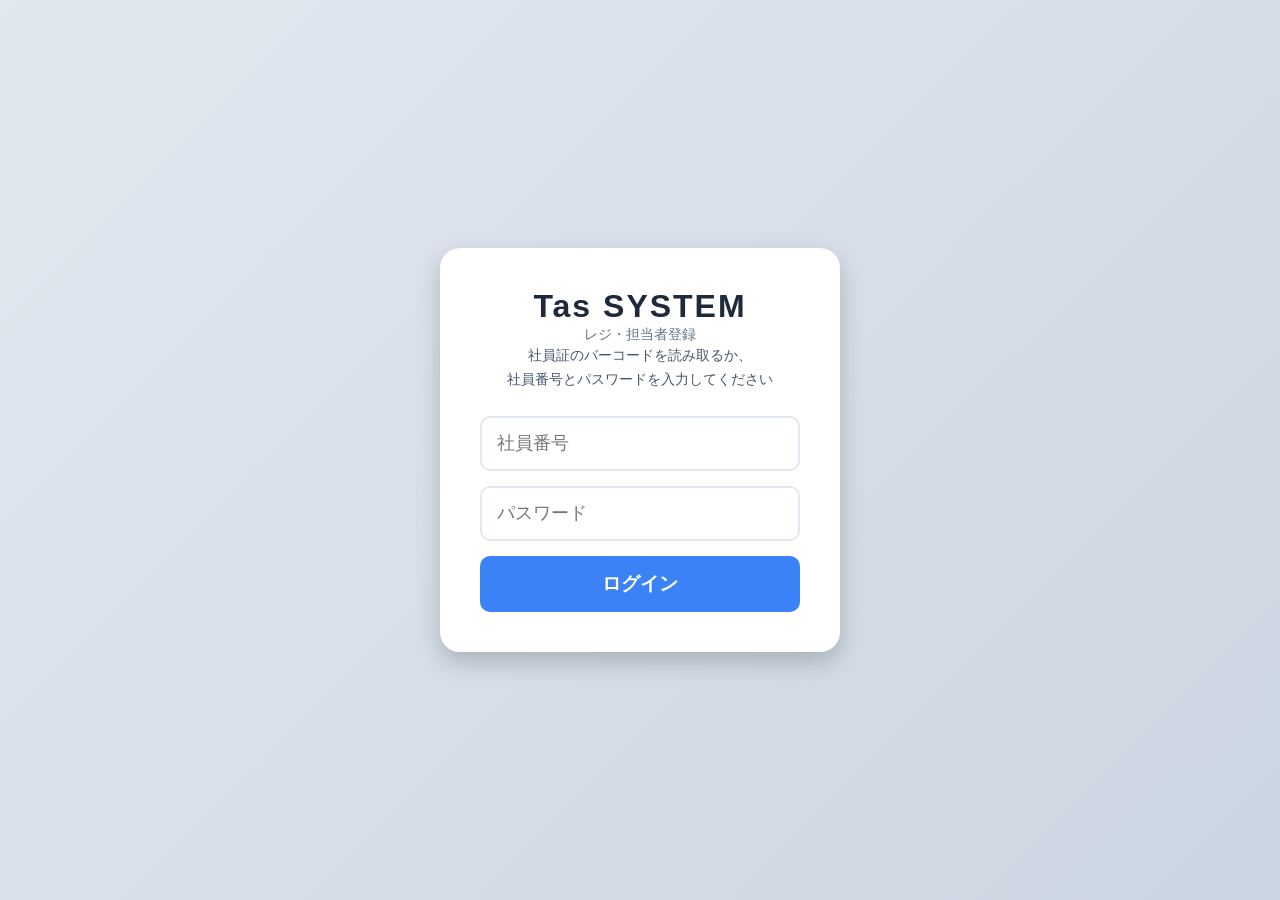
<file: index.html>
<!DOCTYPE html>
<html lang="ja">
<head>
    <meta charset="UTF-8">
    <meta name="viewport" content="width=device-width, initial-scale=1.0">
    <title>Tasシステム - ログイン</title>
    <link rel="stylesheet" href="css/style.css">
    <link rel="stylesheet" href="css/style-login.css">
</head>
<body>
    <div id="login-screen" class="screen">
        <div class="login-card">
            <div class="login-header">
                <h1 class="brand-title">Tas SYSTEM</h1>
                <p class="brand-subtitle">レジ・担当者登録</p>
            </div>
            
            <div class="login-body">
                <p class="login-instruction">
                    社員証のバーコードを読み取るか、<br>
                    社員番号とパスワードを入力してください
                </p>
                
                <div class="input-group">
                    <input type="text" id="emp-id" class="flat-input" placeholder="社員番号" inputmode="email">
                </div>
                <div class="input-group">
                    <input type="password" id="emp-pass" placeholder="パスワード">
                </div>
                
                <button id="btn-login" class="btn-primary">ログイン</button>
            </div>
        </div>

        <script src="js/login.js"></script>
    </div>
</body>
</html>
</file>
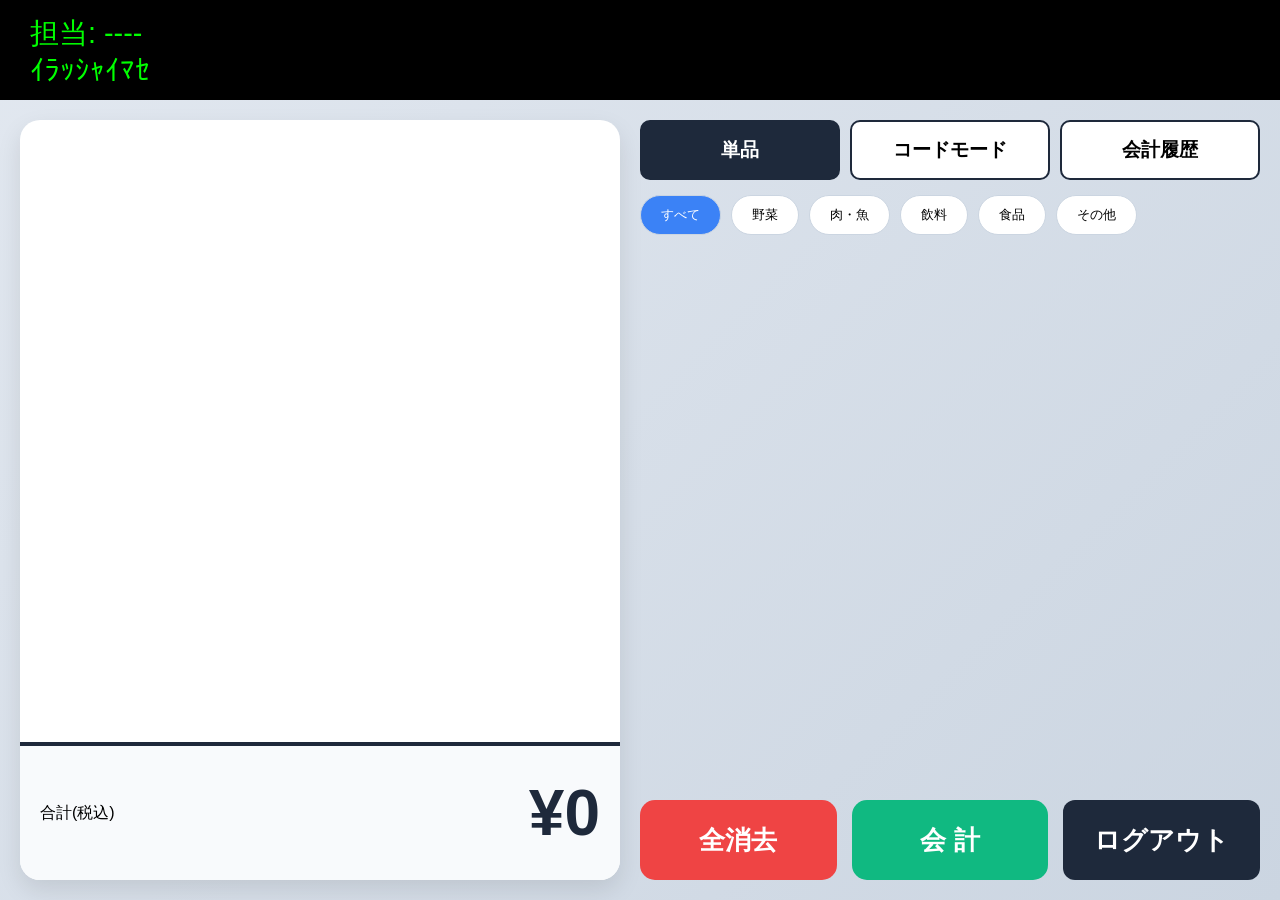
<file: checkout.html>
<!DOCTYPE html>
<html lang="ja">
<head>
    <meta charset="UTF-8">
    <meta name="viewport" content="width=device-width, initial-scale=1.0">
    <title>お会計</title>
    <link rel="stylesheet" href="css/style.css">
    <link rel="stylesheet" href="css/style-checkout.css">
</head>
<body class="checkout-body">

    <div class="checkout-top-display">
        <div class="display-left">
            <div id="clerk-label-checkout">担当: 1001</div>
            <div class="display-message">ｵｼﾊﾗｲ ｦ ｾﾝﾀｸ ｼﾃｸﾀﾞｻｲ</div>
        </div>
        <div class="display-right">
            合計 <span id="header-total">¥0</span>
        </div>
    </div>

    <div class="checkout-header">
        <button class="back-btn" onclick="location.replace('Tas.html')">
            ← レジ画面に戻る
        </button>
    </div>

    <div class="checkout-container">
        
        <div class="checkout-receipt-pane">
            <div class="receipt-list" id="checkout-receipt-list">
                </div>
            
            <div class="checkout-total">
                <div class="total-label">合計(税込)</div>
                <div class="total-amount" id="checkout-total-amount">¥0</div>
            </div>
        </div>

        <div class="payment-methods-pane">
            <h3 class="section-title">お支払い方法</h3>
            
            <div class="payment-grid">
                <button class="pay-btn cash" id="btn-pay-cash">
                    <span>現金支払い</span>
                    <span style="font-size: 0.9rem; font-weight: normal; color: #065f46;">Cash</span>
                </button>
                <button class="pay-btn" id="btn-pay-credit">
                    <span>クレジット</span>
                    <span style="font-size: 0.9rem; font-weight: normal; color: #64748b;">Credit Card</span>
                </button>
                <button class="pay-btn" id="btn-pay-barcode">
                    <span>バーコード決済</span>
                    <span style="font-size: 0.9rem; font-weight: normal; color: #64748b;">Barcode Payment</span>
                <button class="pay-btn" id="btn-pay-emoney">
                    <span>電子マネー</span>
                    <span style="font-size: 0.9rem; font-weight: normal; color: #64748b;">Barcode Payment</span>
                </button>
            </div>
        </div>
    </div>

    <script type="module" src="js/checkout.js"></script>
</body>
</html>
</file>
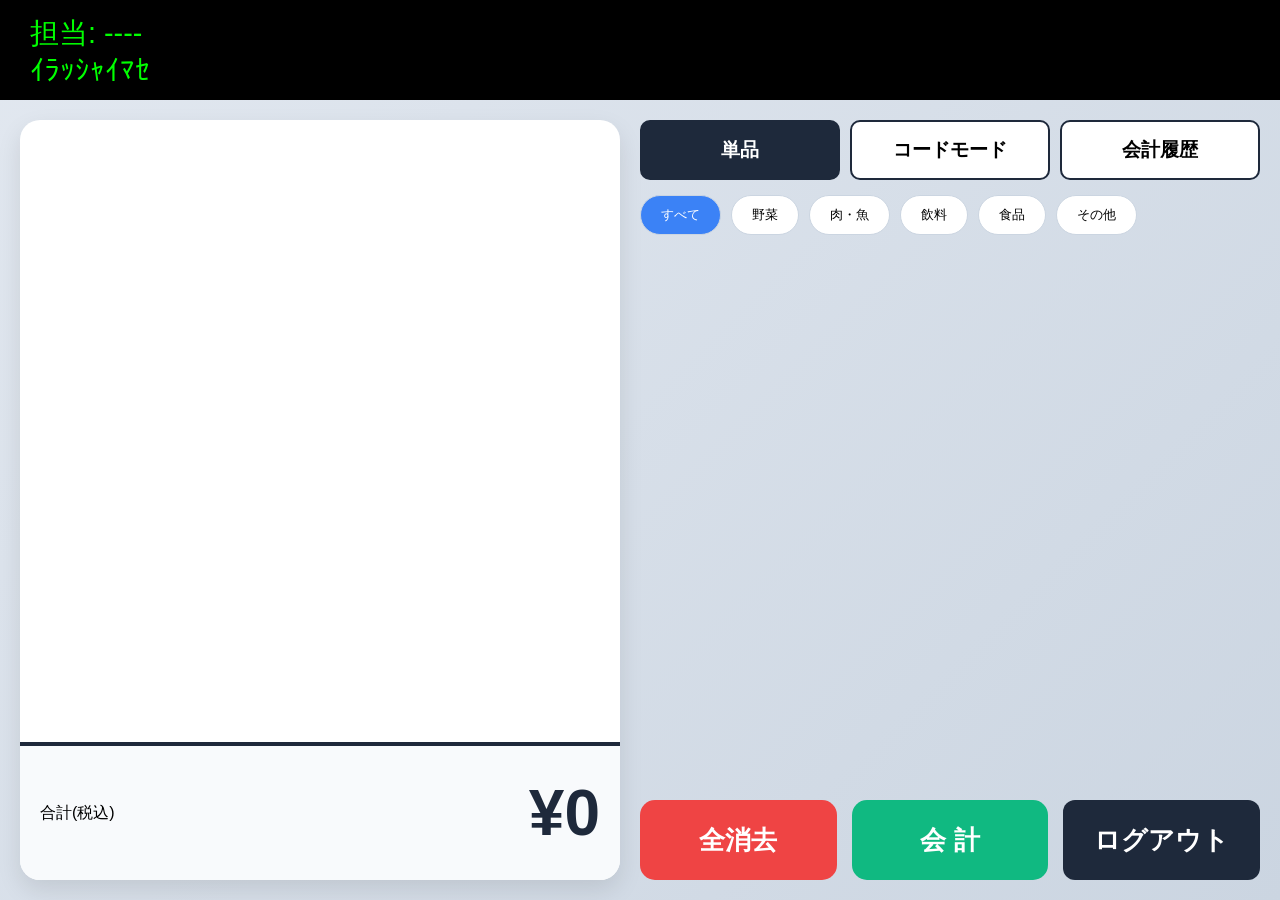
<file: Tas.html>
<!DOCTYPE html>
<html lang="ja">
<head>
    <meta charset="UTF-8">
    <meta name="viewport" content="width=device-width, initial-scale=1.0">
    <title>スーパーPOSシステム - 操作画面</title>
    <link rel="stylesheet" href="css/style.css">
    <link rel="stylesheet" href="css/style-pos.css">
</head>
<body>
    <div id="pos-screen" class="screen">
        <header class="customer-display">
            <div class="display-left">
                <div id="clerk-label">担当: ----</div>
                <div id="target-item-name">ｲﾗｯｼｬｲﾏｾ</div>
            </div>
            <div class="display-right">
                <div id="target-item-price"></div>
            </div>
        </header>

        <div class="main-container">
            <aside class="receipt-pane">
                <div class="receipt-list" id="receipt-list"></div>
                <div class="receipt-total">
                    <span class="label">合計(税込)</span>
                    <span class="total-val">¥<span id="total-price">0</span></span>
                </div>
            </aside>

            <main class="operation-panel">
                <div class="mode-selector">
                    <button id="btn-mode-single" class="mode-btn active">単品</button>
                    <button id="btn-mode-code" class="mode-btn">コードモード</button>
                    <button id="btn-history" class="mode-btn history-btn">会計履歴</button>
                </div>

                <div class="view-stack">
                    <div id="view-single" class="view">
                        <div class="category-tabs" id="category-tabs">
                            <button class="cat-btn active" data-category="すべて">すべて</button>
                            <button class="cat-btn" data-category="野菜">野菜</button>
                            <button class="cat-btn" data-category="肉・魚">肉・魚</button>
                            <button class="cat-btn" data-category="飲料">飲料</button>
                            <button class="cat-btn" data-category="食品">食品</button>
                            <button class="cat-btn" data-category="その他">その他</button>
                        </div>
                        <div class="item-grid" id="item-grid"></div>
                    </div>

                    <div id="view-code" class="view hidden">
                        <div class="calculator-container">
                            <div class="calc-display" id="calc-display"></div>
                            <div class="numpad">
                                <button type="button" class="num">7</button>
                                <button type="button" class="num">8</button>
                                <button type="button" class="num">9</button>
                                <button type="button" class="num">4</button>
                                <button type="button" class="num">5</button>
                                <button type="button" class="num">6</button>
                                <button type="button" class="num">1</button>
                                <button type="button" class="num">2</button><button class="num">3</button>
                                <button type="button" class="num">0</button>
                                <button type="button" class="num">00</button>
                                <button type="button" id="btn-calc-del">削除</button>
                                <button type="button" id="btn-calc-enter" class="calc-enter">入力 / 確定</button>
                            </div>
                        </div>
                    </div>
                </div>

                <div class="bottom-actions">
                    <button id="btn-clear-all" class="danger">全消去</button>
                    <button id="btn-checkout" class="success">会 計</button>
                    <button onclick="handleLogout()" style="background:var(--navy-dark); color:white; border:none; border-radius:12px; cursor:pointer;">ログアウト</button>
                </div>
            </main>
        </div>
    </div>

    <div id="history-modal" class="history-modal-overlay hidden">
        <div class="history-modal-content">
            <div class="history-modal-header">
                <h2>売上明細履歴（直近50件）</h2>
                <button id="btn-close-history" class="history-close-btn">×</button>
            </div>
            
            <div class="history-modal-body">
                <div class="history-table-wrapper">
                    <table class="history-table">
                        <thead>
                            <tr>
                                <th class="col-id">会計ID</th>
                                <th class="col-date">日時</th>
                                <th class="col-name">商品名</th>
                                <th class="col-qty">数量 × 単価</th>
                                <th class="col-subtotal">小計</th>
                                <th class="col-method">決済方法</th>
                            </tr>
                        </thead>
                        <tbody id="history-list">
                            </tbody>
                    </table>
                </div>
            </div>
        </div>
    </div>

    <script type="module" src="js/main.js"></script>
</body>
</html>
</file>
<file: css/style.css>
/* style.css (共通設定) */
:root {
    --bg-gradient: linear-gradient(135deg, #e2e8f0 0%, #cbd5e1 100%);
    --navy-dark: #1e293b;
    --blue-primary: #3b82f6;
    --white: #ffffff;
    --border-color: #cbd5e1;
    --success: #10b981;
    --danger: #ef4444;
}

* {
    box-sizing: border-box;
    margin: 0;
    padding: 0;
}

body {
    font-family: 'Hiragino Kaku Gothic ProN', 'Meiryo', sans-serif;
    height: 100vh;
    overflow: hidden;
    background: var(--bg-gradient);
}

.hidden { display: none !important; }

/* 共通のレシートリスト構造（レジ・決済両方で使用） */
.receipt-item {
    border-bottom: 2px solid #f1f5f9;
    padding: 20px 15px;
}

.receipt-item .top {
    display: flex;
    justify-content: space-between;
    font-weight: 900;
    font-size: 1.6rem;
    margin-bottom: 8px;
}

.receipt-item .bottom {
    display: flex;
    justify-content: space-between;
    font-size: 1.2rem;
    color: #334155;
}
/* =========================================
   会計履歴ポップアップ（モーダル）
   ========================================= */
.modal-overlay {
    position: fixed;
    top: 0;
    left: 0;
    width: 100vw;
    height: 100vh;
    background: rgba(0, 0, 0, 0.6); /* 背景を暗くする */
    display: flex;
    justify-content: center;
    align-items: center;
    z-index: 9999;
}

.modal-content {
    background: white;
    width: 600px;
    max-height: 80vh;
    border-radius: 12px;
    display: flex;
    flex-direction: column;
    overflow: hidden;
    box-shadow: 0 4px 20px rgba(0,0,0,0.3);
}

.modal-header {
    background: #1e293b; /* ネイビー */
    color: white;
    padding: 15px 20px;
    display: flex;
    justify-content: space-between;
    align-items: center;
}
.modal-header h2 { margin: 0; font-size: 1.3rem; }

.close-x-btn {
    background: none;
    border: none;
    color: white;
    font-size: 2rem;
    cursor: pointer;
}

.modal-body {
    padding: 20px;
    overflow-y: auto; /* データが多い場合にスクロール */
    flex: 1;
}

/* 履歴テーブル */
.history-table {
    width: 100%;
    border-collapse: collapse;
    text-align: left;
}
.history-table th, .history-table td {
    padding: 12px;
    border-bottom: 1px solid #cbd5e1;
}
.history-table th {
    background: #f1f5f9;
    font-weight: bold;
    position: sticky;
    top: 0;
}
.history-table tr:hover {
    background: #f8fafc;
}

/* 一時的に隠すためのクラス */
.hidden { display: none !important; }

/* =========================================
   会計履歴モーダル（特大サイズ・分離版）
   ========================================= */
.history-modal-overlay {
    position: fixed;
    top: 0;
    left: 0;
    width: 100%;
    height: 100%;
    background: rgba(0, 0, 0, 0.5);
    display: flex;
    justify-content: center;
    align-items: center;
    z-index: 1000;
}

/* hiddenクラスがある時は非表示にする */
.history-modal-overlay.hidden {
    display: none !important;
}

/* モーダル本体のウィンドウ枠 */
.history-modal-content {
    background: #ffffff;
    width: 92%;
    max-width: 1300px;
    height: 85vh;
    border-radius: 16px;
    display: flex;
    flex-direction: column;
    box-shadow: 0 10px 30px rgba(0, 0, 0, 0.25);
    overflow: hidden;
}

/* ヘッダー部分 */
.history-modal-header {
    padding: 22px 30px;
    background: #1e293b;
    color: #ffffff;
    display: flex;
    justify-content: space-between;
    align-items: center;
}

.history-modal-header h2 {
    margin: 0;
    font-size: 1.75rem;
    font-weight: bold;
    letter-spacing: 0.05em;
}

.history-close-btn {
    background: none;
    border: none;
    color: #ffffff;
    font-size: 2.5rem;
    cursor: pointer;
    line-height: 1;
    transition: color 0.2s;
}

.history-close-btn:hover {
    color: #94a3b8;
}

/* ボディ・テーブル外枠部分 */
.history-modal-body {
    padding: 30px;
    overflow-y: auto;
    flex: 1;
    background: #f8fafc;
}

.history-table-wrapper {
    background: #ffffff;
    border-radius: 8px;
    overflow: hidden;
    box-shadow: 0 2px 5px rgba(0, 0, 0, 0.05);
}

/* テーブルデザイン */
.history-table {
    width: 100%;
    border-collapse: collapse;
}

.history-table thead tr {
    background: #e2e8f0;
    color: #1e293b;
    font-size: 1.2rem;
    text-align: left;
}

.history-table th, 
.history-table td {
    padding: 20px;
    border-bottom: 1px solid #e2e8f0;
}

/* 各列の横幅調整 */
.history-table th.col-id, .history-table td.cell-id { width: 10%; }
.history-table th.col-date, .history-table td.cell-date { width: 20%; }
.history-table th.col-name, .history-table td.cell-name { width: 32%; }
.history-table th.col-qty, .history-table td.cell-qty { width: 15%; }
.history-table th.col-subtotal, .history-table td.cell-subtotal { width: 13%; }
.history-table th.col-method, .history-table td.cell-method { width: 10%; text-align: center; }

/* セルごとの個別特大文字スタイル */
.history-table td.cell-id {
    font-size: 1.15rem;
    color: #475569;
    font-weight: bold;
}

.history-table td.cell-date {
    font-size: 1.1rem;
    color: #64748b;
}

.history-table td.cell-name {
    text-align: left;
    font-weight: bold;
    font-size: 1.25rem;
    color: #1e293b;
}

.history-table td.cell-qty {
    color: #475569;
    font-size: 1.15rem;
}

.history-table td.cell-subtotal {
    font-weight: 900;
    color: #e11d48;
    font-size: 1.35rem;
}

/* 決済方法のバッジ */
.history-badge {
    font-size: 1.05rem;
    padding: 6px 14px;
    font-weight: bold;
    background: #cbd5e1;
    color: #1e293b;
    border-radius: 6px;
    display: inline-block;
    white-space: nowrap; /* 🌟 これを追加：文字を絶対に改行させない */
}

/* =========================================
   レシート内の数量変更（＋ / －）ボタン
   ========================================= */
.qty-btn {
    width: 36px;               /* ボタンの横幅を大きく */
    height: 36px;              /* ボタンの縦幅を大きく */
    font-size: 1.4rem;         /* ＋ や － の記号を大きく */
    font-weight: bold;
    color: #334155;            /* 全体UIに合わせたネイビーグレー */
    background-color: #f8fafc;
    border: 2px solid #cbd5e1; /* 押しやすいように少し太めの枠線 */
    border-radius: 8px;        /* 周りのボタンに合わせた角丸 */
    cursor: pointer;
    
    /* 中の文字をド真ん中に配置 */
    display: inline-flex;
    align-items: center;
    justify-content: center;
    margin: 0 4px;             /* ボタンと数字の間に少し隙間を空ける */
    
    transition: all 0.15s ease; /* ふんわり変化させる */
}

/* マウスを乗せた時のデザイン */
.qty-btn:hover {
    background-color: #e2e8f0;
    border-color: #94a3b8;
    color: #0f172a;
}

/* クリックして押し込んだ時のデザイン */
.qty-btn:active {
    background-color: #cbd5e1;
    transform: scale(0.92);    /* 押した時に少しだけ縮んで「押した感」を出す */
}

/* もし数量の「数字」部分も調整したい場合（※該当のクラス名が.qty-val等の場合） */
.qty-btn + span, 
span:has(+ .qty-btn) {
    font-size: 1.2rem;
    font-weight: bold;
    display: inline-block;
    min-width: 24px;
    text-align: center;
}
</file>
<file: css/style-login.css>
/* style-login.css */
#login-screen {
    height: 100vh;
    display: flex;
    align-items: center;
    justify-content: center;
}

.login-card {
    background: var(--white);
    padding: 40px;
    border-radius: 20px;
    box-shadow: 0 10px 25px rgba(0,0,0,0.2);
    width: 100%;
    max-width: 400px;
    text-align: center;
}

.brand-title {
    font-size: 2rem;
    color: var(--navy-dark);
    letter-spacing: 2px;
}

.brand-subtitle { color: #64748b; font-size: 0.9rem; }
.login-instruction { font-size: 0.9rem; line-height: 1.6; margin-bottom: 25px; color: #475569; }

.input-group { margin-bottom: 15px; }
.input-group input {
    width: 100%;
    padding: 15px;
    border: 2px solid #e2e8f0;
    border-radius: 10px;
    font-size: 1.1rem;
}

.btn-primary {
    width: 100%;
    padding: 15px;
    background: var(--blue-primary);
    color: white;
    border: none;
    border-radius: 10px;
    font-size: 1.2rem;
    font-weight: bold;
    cursor: pointer;
}
</file>
<file: css/style-checkout.css>
/* style-checkout.css - 会計画面（決済画面）専用スタイル */

/* =========================================
   全体レイアウト・ボディ
   ========================================= */
.checkout-body {
    background: var(--bg-gradient); 
    font-family: 'Hiragino Kaku Gothic ProN', 'Meiryo', sans-serif;
    color: var(--navy-dark);
    margin: 0;
    padding: 0;
    height: 100vh;
    overflow: hidden;
    display: flex;
    flex-direction: column;
}

/* =========================================
   トップディスプレイ（レジ画面と完全統一）
   ========================================= */
.checkout-top-display {
    background-color: #000;
    color: #00ff00;
    padding: 15px 25px;
    display: flex;
    justify-content: space-between;
    align-items: flex-end;
    font-family: monospace, sans-serif;
    flex-shrink: 0; /* 縮んだり押し出されたりしないように固定 */
}

.display-left {
    display: flex;
    flex-direction: column;
    gap: 8px;
}

#clerk-label-checkout {
    font-size: 1.3rem;
    font-weight: bold;
    color: #00ff00; /* レジ画面と同じ緑色 */
}

.display-message {
    font-size: 1.6rem;
    font-weight: bold;
    letter-spacing: 2px;
}

.display-right {
    font-size: 2rem;
    font-weight: bold;
}

/* =========================================
   サブヘッダー（戻るボタン）
   ========================================= */
.checkout-header {
    background: var(--navy-dark);
    padding: 10px 24px;
    display: flex;
    justify-content: flex-start; /* 左寄せに変更（担当を上に移動したため） */
    align-items: center;
    box-shadow: 0 2px 8px rgba(0, 0, 0, 0.15);
    flex-shrink: 0; /* 高さ固定 */
}

.back-btn {
    background: #475569;
    border: 1px solid #64748b;
    color: var(--white);
    padding: 8px 16px;
    border-radius: 8px;
    font-weight: bold;
    font-size: 1rem;
    cursor: pointer;
    display: inline-flex;
    align-items: center;
    transition: all 0.15s ease;
}
.back-btn:hover { background: #64748b; }
.back-btn:active { transform: scale(0.95); }

/* =========================================
   画面全体のコンテナ
   ========================================= */
.checkout-container {
    display: flex;
    flex: 1; 
    min-height: 0; /* 🌟【重要】これを指定しないと下部が画面外にはみ出す */
    padding: 20px;
    gap: 20px;
    box-sizing: border-box;
}

/* =========================================
   左側：レシートエリア
   ========================================= */
.checkout-receipt-pane {
    flex: 0 0 500px; 
    background: var(--white);
    border-radius: 12px;
    display: flex;
    flex-direction: column;
    box-shadow: 0 4px 12px rgba(0, 0, 0, 0.05);
    overflow: hidden;
    height: 100%;
}

.receipt-list {
    flex: 1;
    overflow-y: auto;
    padding: 15px;
    min-height: 0; /* スクロールを正しく効かせるため */
}

/* 合計金額セクション */
.checkout-total {
    padding: 20px 25px;
    border-top: 3px solid #1e293b; 
    display: flex;
    justify-content: space-between;
    align-items: flex-end;
    background: var(--white);
    flex-shrink: 0; /* 🌟【重要】絶対に潰れない・押し出されないように固定 */
}

.total-label {
    font-size: 1.1rem;
    font-weight: bold;
    color: #334155;
    padding-bottom: 8px;
}

.total-amount {
    font-size: 3.5rem; 
    font-weight: 900;
    color: var(--navy-dark);
    line-height: 1;
}

/* =========================================
   右側：決済メインパネル
   ========================================= */
.payment-methods-pane {
    flex: 1;
    background: var(--white);
    border-radius: 12px;
    padding: 30px;
    box-shadow: 0 4px 12px rgba(0, 0, 0, 0.05);
    display: flex;
    flex-direction: column;
    min-width: 450px;
    height: 100%;
}

.section-title {
    margin-top: 0;
    margin-bottom: 25px;
    font-size: 1.3rem;
    font-weight: bold;
    border-left: 6px solid var(--navy-dark); 
    padding-left: 12px;
    color: var(--navy-dark);
    flex-shrink: 0;
}

.payment-grid {
    display: grid;
    grid-template-columns: repeat(2, 1fr);
    gap: 16px;
}

.pay-btn {
    height: 140px;
    border: 2px solid #e2e8f0;
    border-radius: 16px;
    background: #f8fafc;
    color: var(--navy-dark);
    display: flex;
    flex-direction: column;
    align-items: center;
    justify-content: center;
    gap: 12px;
    font-size: 1.3rem;
    font-weight: bold;
    cursor: pointer;
    transition: all 0.15s ease;
}

.pay-btn:hover {
    background-color: #e2e8f0;
    border-color: #94a3b8;
    color: #0f172a;
}
.pay-btn:active {
    transform: scale(0.96);
    background-color: #cbd5e1;
}

.pay-btn.cash {
    border-color: #a7f3d0;
    background: #f0fdf4;
    color: #065f46;
}
.pay-btn.cash:hover {
    background: #dcfce7;
    border-color: #10b981;
}
</file>
<file: css/style-pos.css>
/* style-pos.css */
#pos-screen { height: 100vh; display: flex; flex-direction: column; }

.operation-panel {
    flex: 1;
    display: flex;
    flex-direction: column;
    gap: 15px;
    min-width: 0;
    /* パネル全体を縦に広げて、中身を整列させる */
    height: 100%; 
}

.view-stack {
    flex: 1; /* ここを可変にすることで、下の bottom-actions を押し下げます */
    overflow-y: auto; /* 中身が増えた場合はここだけスクロールさせる */
    min-height: 0;
}

.customer-display {
    background: #000;
    height: 100px;
    padding: 0 30px;
    display: flex;
    align-items: center;
    justify-content: space-between;
    color: #0f0;
    font-size: 1.8rem;
}

.main-container { flex: 1; display: flex; padding: 20px; gap: 20px; overflow: hidden; }

.receipt-pane {
    width: 600px !important;
    min-width: 600px !important;
    background: var(--white);
    border-radius: 20px;
    display: flex;
    flex-direction: column;
    overflow: hidden;
    box-shadow: 0 10px 25px rgba(0,0,0,0.1);
}

.receipt-list { flex: 1; overflow-y: auto; padding: 10px; }

.receipt-total {
    padding: 30px 20px;
    background: #f8fafc;
    border-top: 4px solid var(--navy-dark);
    display: flex;
    justify-content: space-between;
    align-items: center;
}

.total-val { font-size: 4rem; font-weight: 900; color: var(--navy-dark); }

.operation-panel { flex: 1; display: flex; flex-direction: column; gap: 15px; min-width: 0; }

.mode-selector { display: flex; gap: 10px; }
.mode-btn {
    flex: 1; padding: 15px; font-weight: bold; font-size: 1.2rem; cursor: pointer;
    border-radius: 10px; border: 2px solid var(--navy-dark); background: #fff;
}
.mode-btn.active { background: var(--navy-dark); color: #fff; }

.category-tabs { display: flex; flex-wrap: wrap; gap: 10px; margin-bottom: 15px; }
.cat-btn { padding: 10px 20px; border-radius: 25px; border: 1px solid #cbd5e1; background: #fff; cursor: pointer; }
.cat-btn.active { background: var(--blue-primary); color: white; }

.item-grid { display: grid; grid-template-columns: repeat(auto-fill, minmax(140px, 1fr)); gap: 12px; }
.grid-item {
    aspect-ratio: 1 / 0.8; background: #fff; border: 1px solid #cbd5e1; border-radius: 12px;
    display: flex; align-items: center; justify-content: center; font-weight: bold; cursor: pointer;
}

.calculator-container { max-width: 400px; margin: 0 auto; }
.calc-display {
    background: #334155; color: #fff; height: 70px; font-size: 2.5rem; text-align: right;
    padding: 10px 20px; margin-bottom: 10px; border-radius: 10px; display: flex; align-items: center; justify-content: flex-end;
}
.numpad { display: grid; grid-template-columns: repeat(3, 1fr); gap: 10px; }
.numpad button { height: 70px; font-size: 1.5rem; border-radius: 10px; border: 1px solid #ccc; background: #fff; cursor: pointer; }
.calc-enter { grid-column: span 3; background: var(--blue-primary) !important; color: white !important; }

.bottom-actions {
    display: flex;
    gap: 15px;
    height: 90px;
    margin-top: auto; /* 念のためマージンでも押し下げを確定させる */
    padding-top: 10px;
}
/* ボタンのスタイル微調整（終了ボタンも他のボタンと高さを合わせる） */
.bottom-actions button {
    flex: 1;
    border-radius: 15px;
    font-size: 1.6rem;
    font-weight: bold;
    cursor: pointer;
    border: none;
    color: white;
    display: flex;
    align-items: center;
    justify-content: center;
}
.bottom-actions .danger { background: var(--danger); }
.bottom-actions .success { background: var(--success); }
</file>
